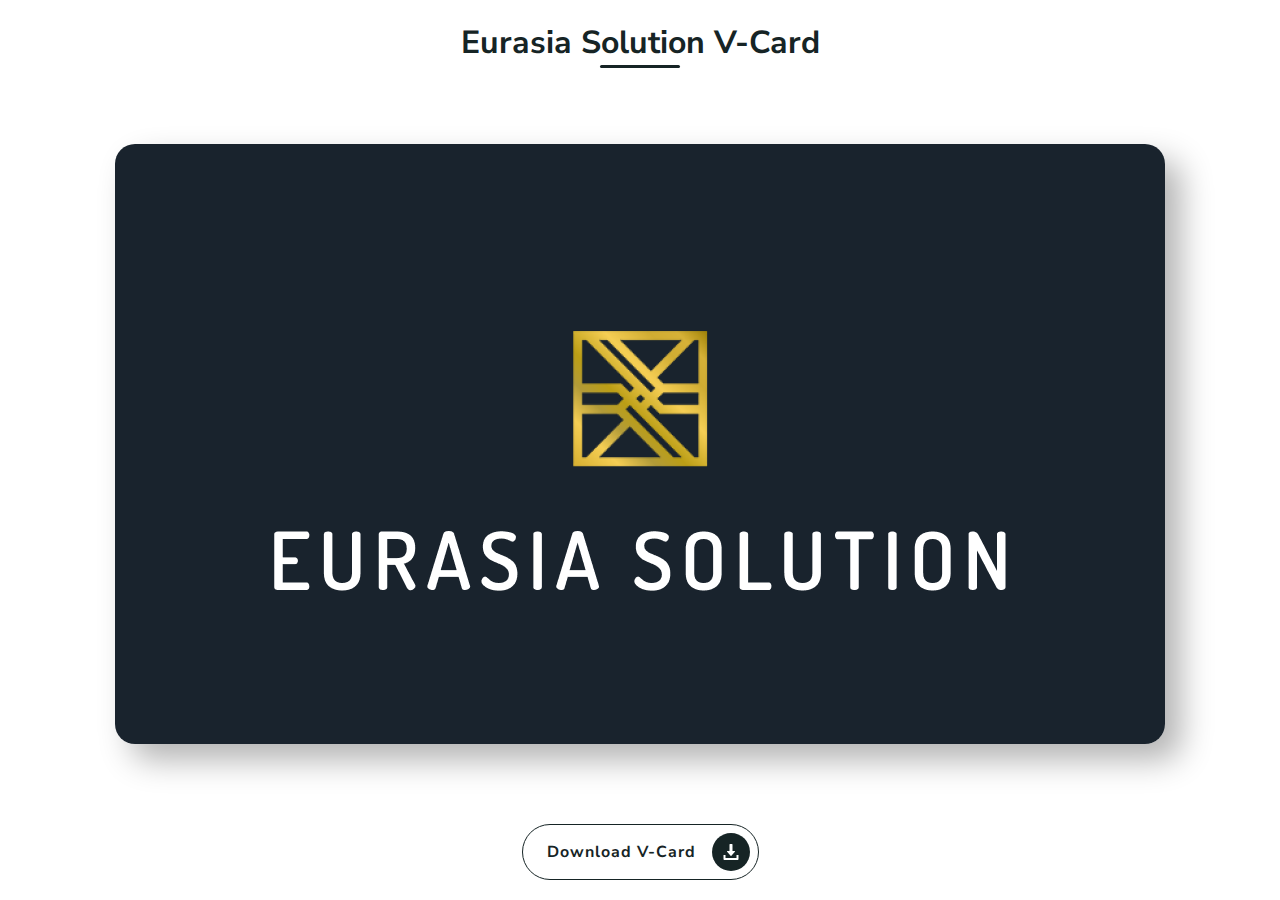
<file: index.html>
<!DOCTYPE html>
<html lang="en">
  <head>
    <meta charset="UTF-8" />
    <meta http-equiv="X-UA-Compatible" content="IE=edge" />
    <meta name="viewport" content="width=device-width, initial-scale=1.0" />
    <link rel="stylesheet" href="./style.css" />
    <title>Eurasia Solution | Vcard</title>
  </head>
  <body>
    <div class="container">
      <h1>Eurasia Solution V-Card</h1>

      <div class="v-card">
        <div class="v-card__side v-card__side--front"></div>
        <div class="v-card__side v-card__side--back"></div>
      </div>

      <div class="btn-box">
        <a
          href="./documents/Eurasia_Solution_v-card-comprimido.pdf"
          download="Eurasia Solution v-card"
          class="btn btn--ghost"
        >
          <span>Download V-Card</span>
          <div class="btn__icon">
            <svg class="download">
              <use xlink:href="./img/sprite.svg#download"></use>
            </svg>
          </div>
        </a>
      </div>
    </div>

    <script src="./script.js"></script>
  </body>
</html>
</file>
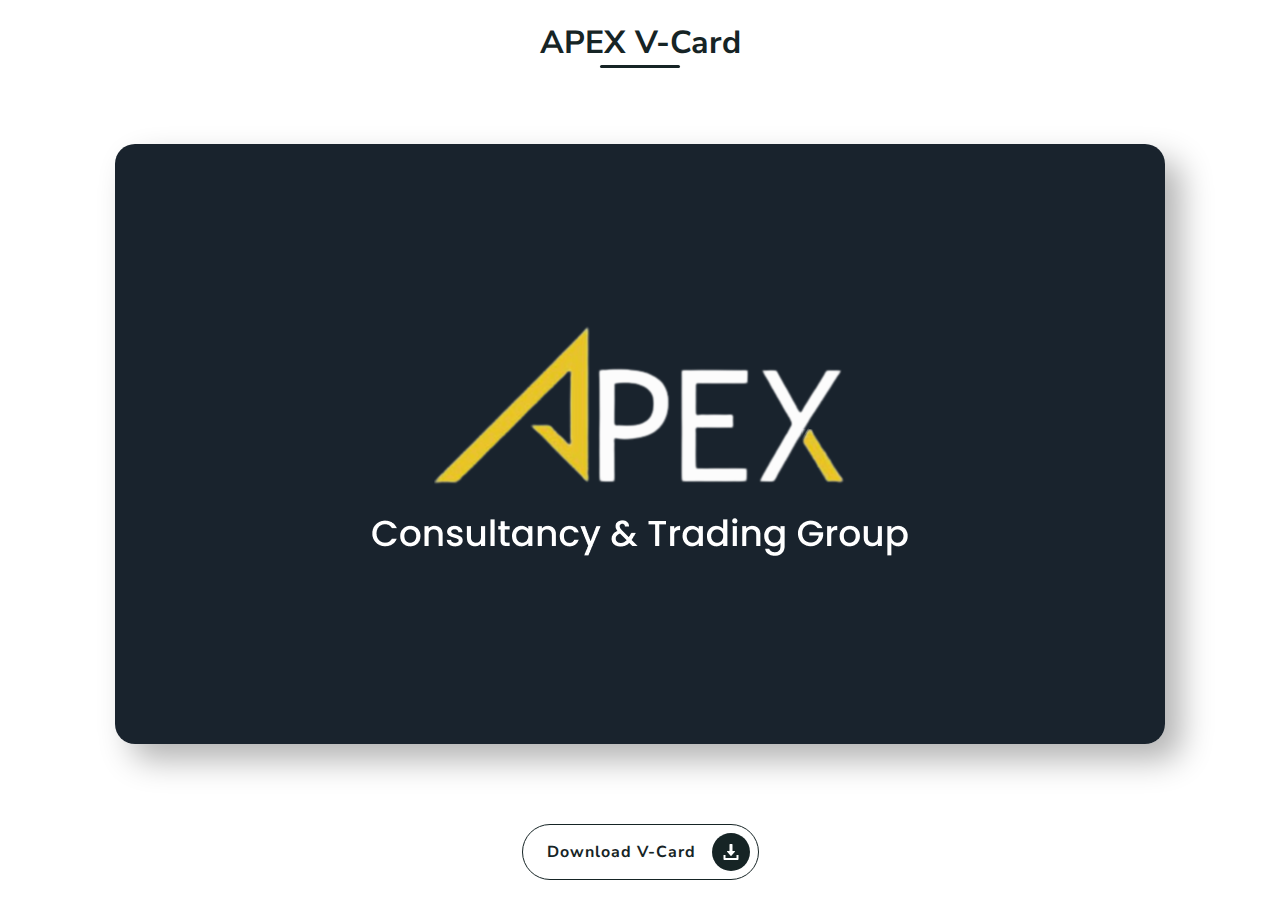
<file: apex-aran.html>
<!DOCTYPE html>
<html lang="en">
  <head>
    <meta charset="UTF-8" />
    <meta http-equiv="X-UA-Compatible" content="IE=edge" />
    <meta name="viewport" content="width=device-width, initial-scale=1.0" />
    <link rel="stylesheet" href="./style.css" />
    <title>APEX | Vcard</title>
  </head>
  <body>
    <div class="container">
      <h1>APEX V-Card</h1>

      <div class="v-card">
        <div class="v-card__side v-card__side--front apex"></div>
        <div class="v-card__side v-card__side--back apex aran"></div>
      </div>

      <div class="btn-box">
        <a
          href="./documents/apex_aran_v-card-comprimido.pdf"
          download="APEX Taymour v-card"
          class="btn btn--ghost"
        >
          <span>Download V-Card</span>
          <div class="btn__icon">
            <svg class="download">
              <use xlink:href="./img/sprite.svg#download"></use>
            </svg>
          </div>
        </a>
      </div>
    </div>

    <script src="./script.js"></script>
  </body>
</html>
</file>
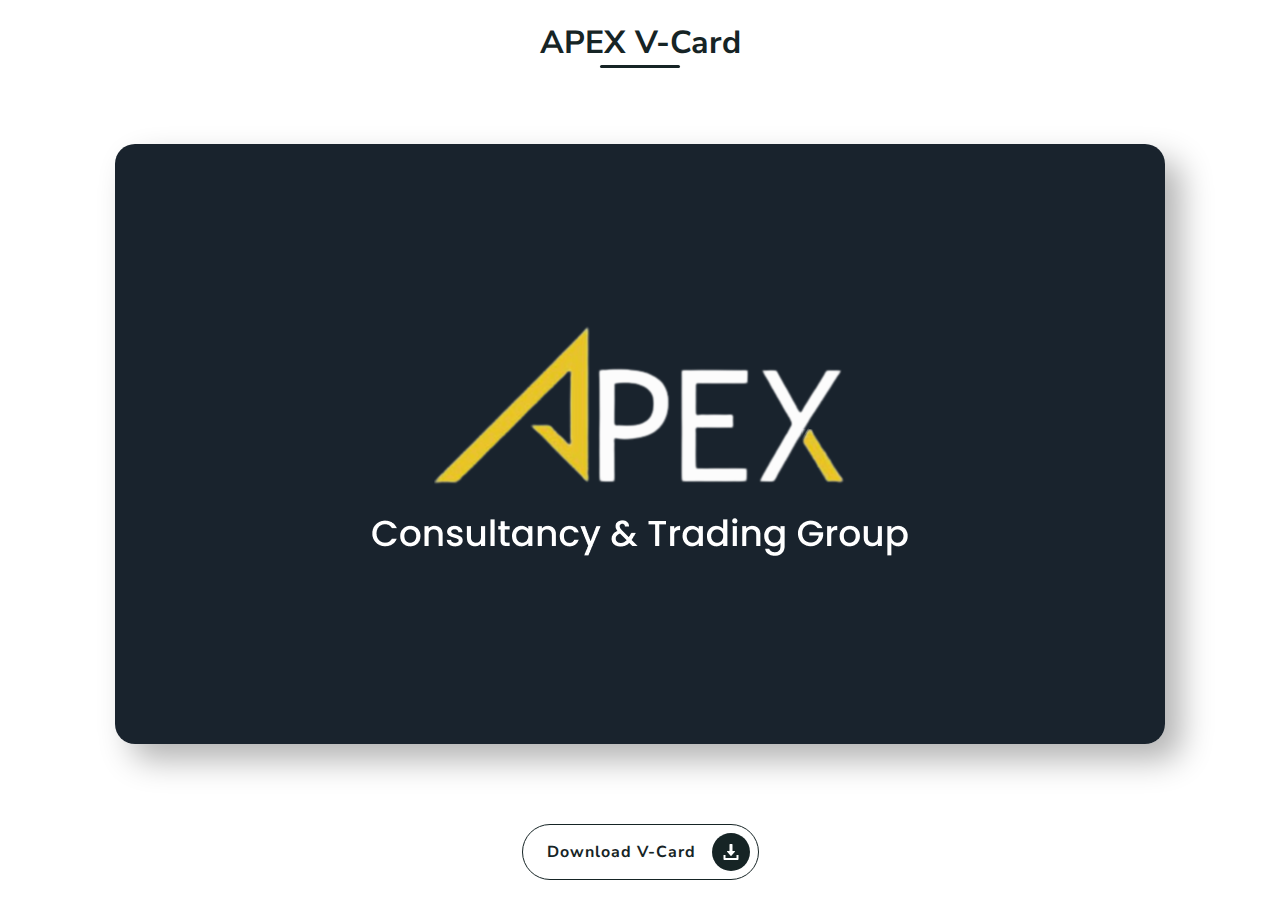
<file: apex-gulcin.html>
<!DOCTYPE html>
<html lang="en">
  <head>
    <meta charset="UTF-8" />
    <meta http-equiv="X-UA-Compatible" content="IE=edge" />
    <meta name="viewport" content="width=device-width, initial-scale=1.0" />
    <link rel="stylesheet" href="./style.css" />
    <title>APEX | Vcard</title>
  </head>
  <body>
    <div class="container">
      <h1>APEX V-Card</h1>

      <div class="v-card">
        <div class="v-card__side v-card__side--front apex"></div>
        <div class="v-card__side v-card__side--back apex gulcin"></div>
      </div>

      <div class="btn-box">
        <a
          href="./documents/apex_gulcin_v-card-comprimido.pdf"
          download="APEX Taymour v-card"
          class="btn btn--ghost"
        >
          <span>Download V-Card</span>
          <div class="btn__icon">
            <svg class="download">
              <use xlink:href="./img/sprite.svg#download"></use>
            </svg>
          </div>
        </a>
      </div>
    </div>

    <script src="./script.js"></script>
  </body>
</html>
</file>
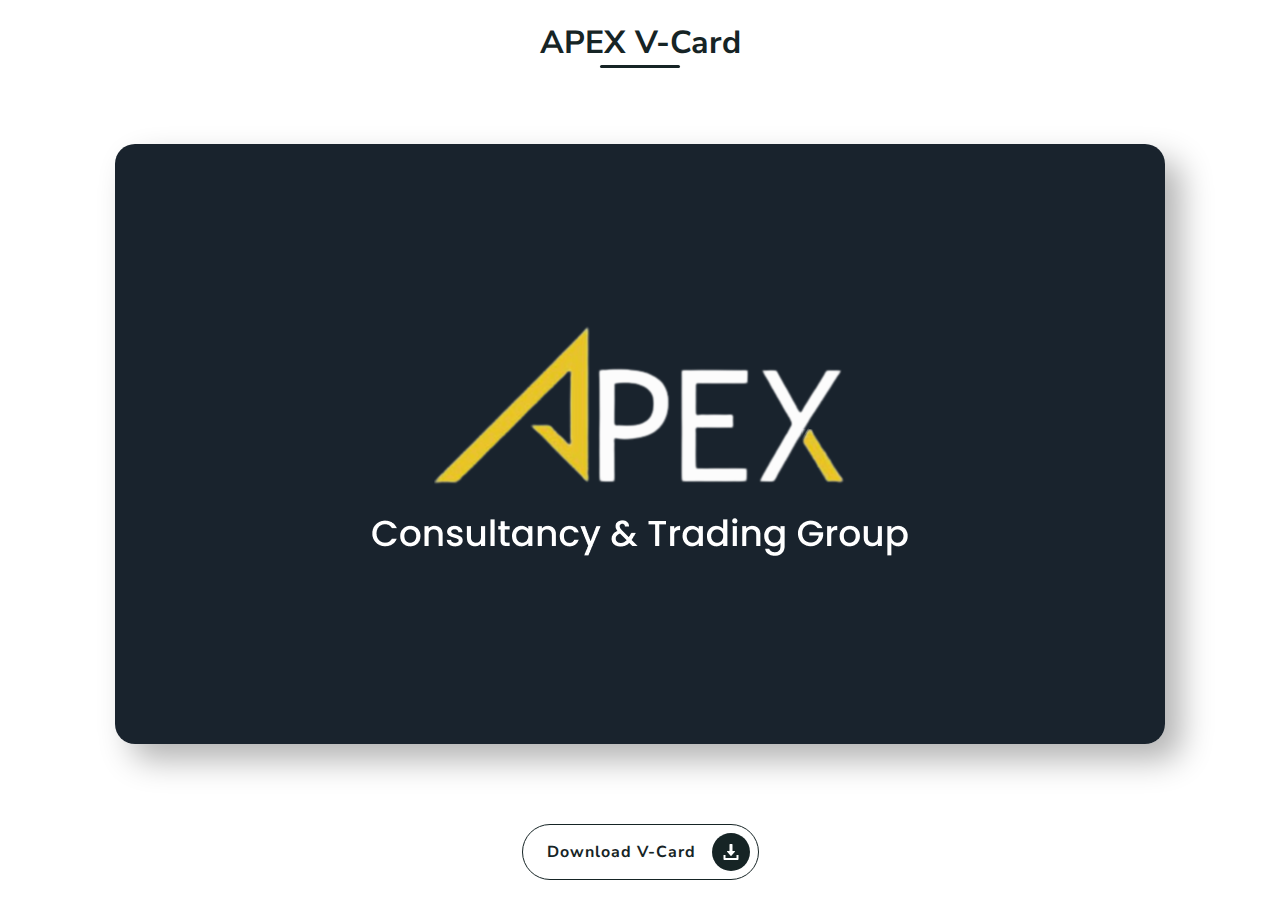
<file: apex.html>
<!DOCTYPE html>
<html lang="en">
  <head>
    <meta charset="UTF-8" />
    <meta http-equiv="X-UA-Compatible" content="IE=edge" />
    <meta name="viewport" content="width=device-width, initial-scale=1.0" />
    <link rel="stylesheet" href="./style.css" />
    <title>APEX | Vcard</title>
  </head>
  <body>
    <div class="container">
      <h1>APEX V-Card</h1>

      <div class="v-card">
        <div class="v-card__side v-card__side--front apex"></div>
        <div class="v-card__side v-card__side--back apex"></div>
      </div>

      <div class="btn-box">
        <a
          href="./documents/apex_taymour_v-card-comprimido.pdf"
          download="APEX Taymour v-card"
          class="btn btn--ghost"
        >
          <span>Download V-Card</span>
          <div class="btn__icon">
            <svg class="download">
              <use xlink:href="./img/sprite.svg#download"></use>
            </svg>
          </div>
        </a>
      </div>
    </div>

    <script src="./script.js"></script>
  </body>
</html>
</file>
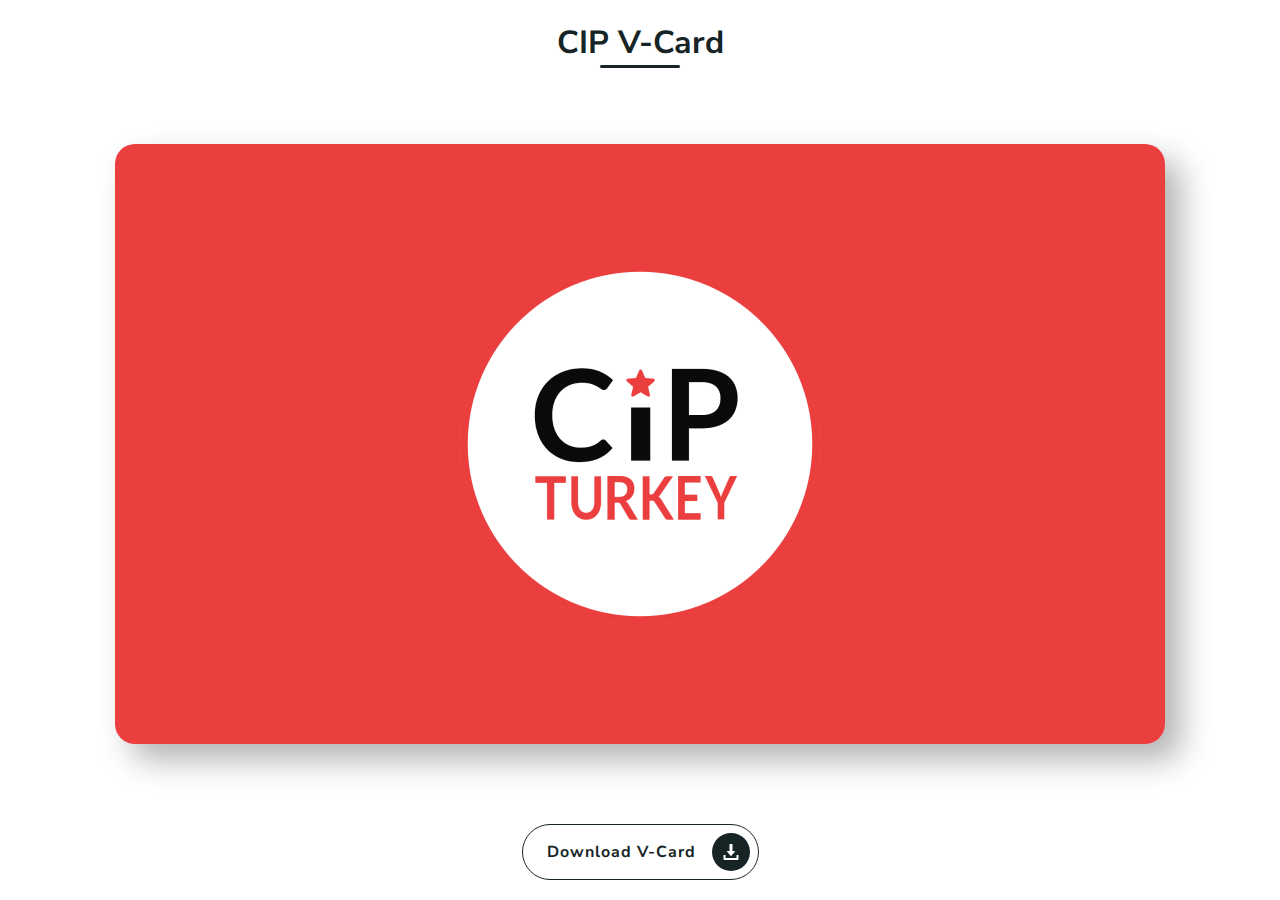
<file: cip-aran.html>
<!DOCTYPE html>
<html lang="en">
  <head>
    <meta charset="UTF-8" />
    <meta http-equiv="X-UA-Compatible" content="IE=edge" />
    <meta name="viewport" content="width=device-width, initial-scale=1.0" />
    <link rel="stylesheet" href="./style.css" />
    <title>CIP | Vcard</title>
  </head>
  <body>
    <div class="container">
      <h1>CIP V-Card</h1>

      <div class="v-card">
        <div class="v-card__side v-card__side--front cip"></div>
        <div class="v-card__side v-card__side--back cip aran"></div>
      </div>

      <div class="btn-box">
        <a
          href="./documents/cip_aran_v-card-comprimido.pdf"
          download="CIP Aran v-card"
          class="btn btn--ghost"
        >
          <span>Download V-Card</span>
          <div class="btn__icon">
            <svg class="download">
              <use xlink:href="./img/sprite.svg#download"></use>
            </svg>
          </div>
        </a>
      </div>
    </div>

    <script src="./script.js"></script>
  </body>
</html>
</file>
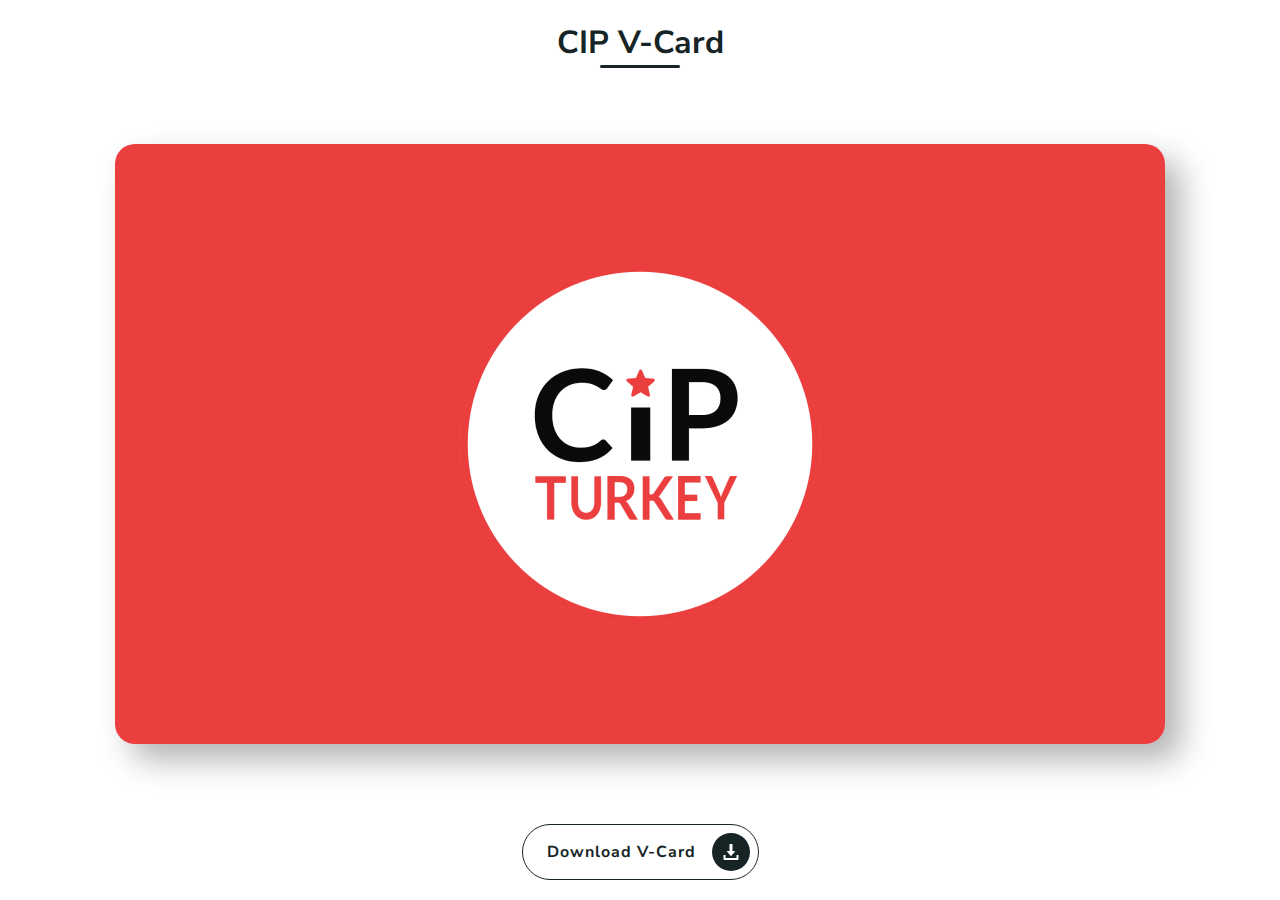
<file: cip-taymour.html>
<!DOCTYPE html>
<html lang="en">
  <head>
    <meta charset="UTF-8" />
    <meta http-equiv="X-UA-Compatible" content="IE=edge" />
    <meta name="viewport" content="width=device-width, initial-scale=1.0" />
    <link rel="stylesheet" href="./style.css" />
    <title>CIP | Vcard</title>
  </head>
  <body>
    <div class="container">
      <h1>CIP V-Card</h1>

      <div class="v-card">
        <div class="v-card__side v-card__side--front cip"></div>
        <div class="v-card__side v-card__side--back cip taymour"></div>
      </div>

      <div class="btn-box">
        <a
          href="./documents/cip_taymour_v-card-comprimido.pdf"
          download="CIP Taymour v-card"
          class="btn btn--ghost"
        >
          <span>Download V-Card</span>
          <div class="btn__icon">
            <svg class="download">
              <use xlink:href="./img/sprite.svg#download"></use>
            </svg>
          </div>
        </a>
      </div>
    </div>

    <script src="./script.js"></script>
  </body>
</html>
</file>
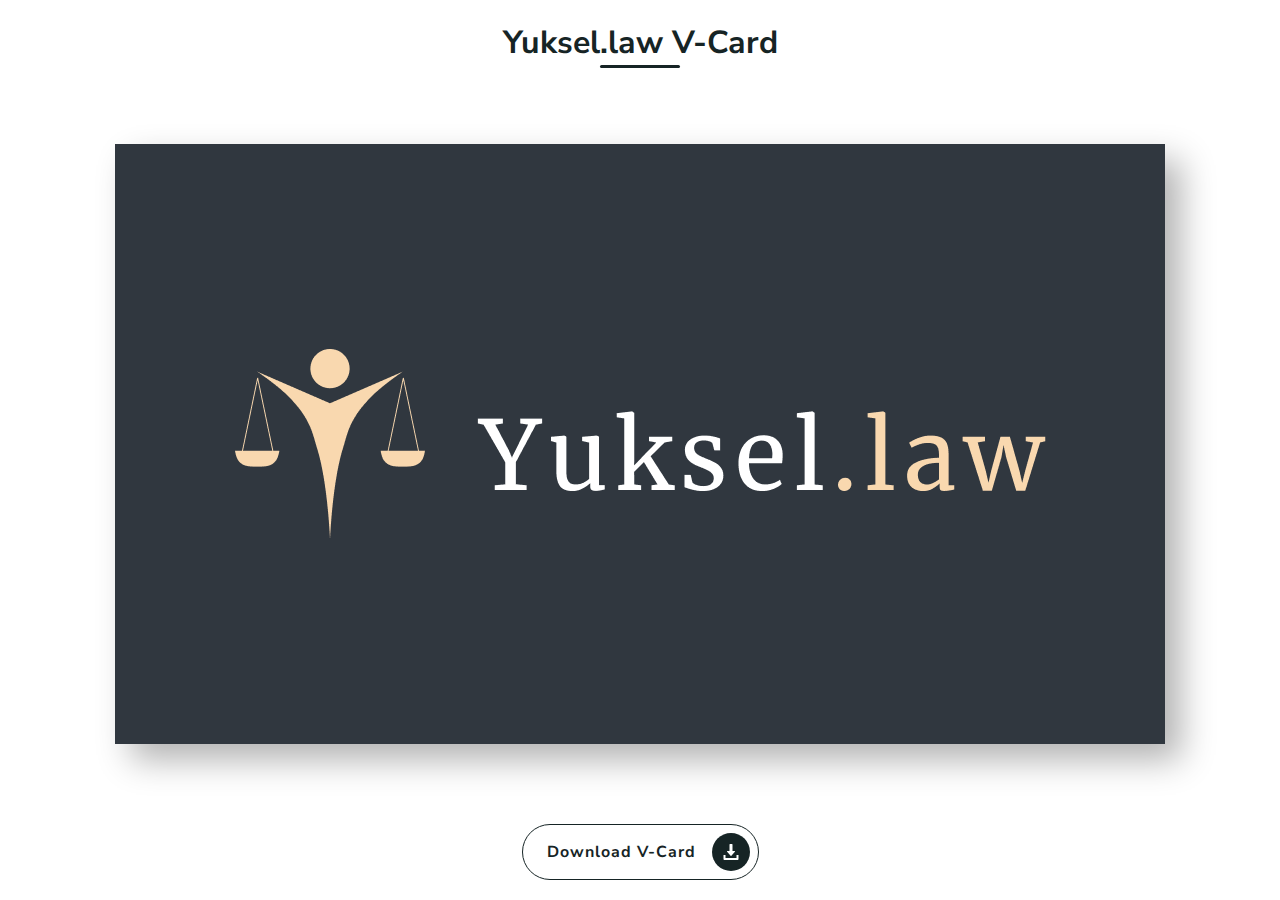
<file: yuksel-deniz.html>
<!DOCTYPE html>
<html lang="en">
  <head>
    <meta charset="UTF-8" />
    <meta http-equiv="X-UA-Compatible" content="IE=edge" />
    <meta name="viewport" content="width=device-width, initial-scale=1.0" />
    <link rel="stylesheet" href="./style.css" />
    <title>Yuksel.law | Vcard</title>
  </head>
  <body>
    <div class="container">
      <h1>Yuksel.law V-Card</h1>

      <div class="v-card">
        <div class="v-card__side v-card__side--front yuksel"></div>
        <div class="v-card__side v-card__side--back yuksel deniz"></div>
      </div>

      <div class="btn-box">
        <a
          href="./documents/yuksel_deniz_v-card-comprimido.pdf"
          download="Yuksel-law Deniz v-card"
          class="btn btn--ghost"
        >
          <span>Download V-Card</span>
          <div class="btn__icon">
            <svg class="download">
              <use xlink:href="./img/sprite.svg#download"></use>
            </svg>
          </div>
        </a>
      </div>
    </div>

    <script src="./script.js"></script>
  </body>
</html>
</file>
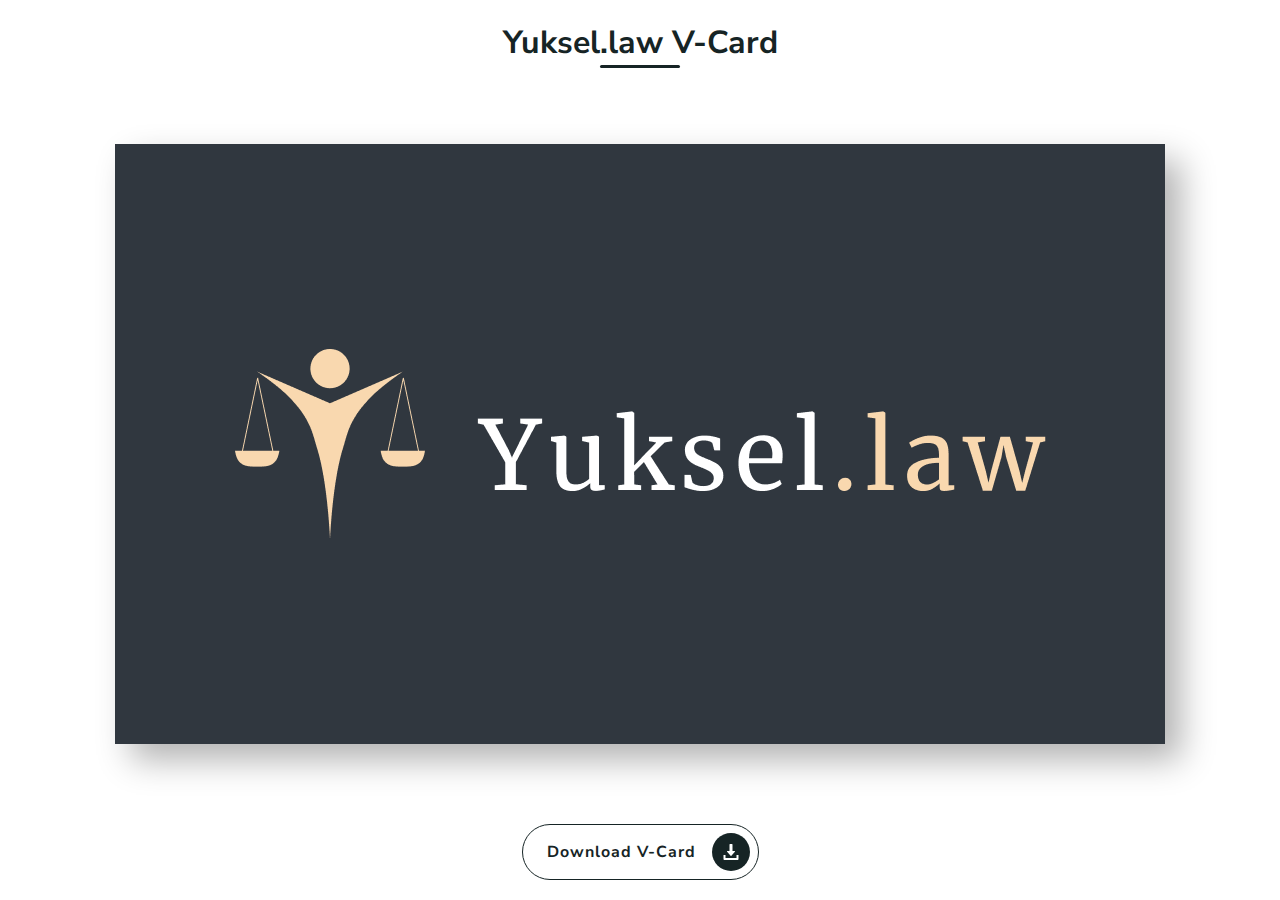
<file: yuksel-leyli.html>
<!DOCTYPE html>
<html lang="en">
  <head>
    <meta charset="UTF-8" />
    <meta http-equiv="X-UA-Compatible" content="IE=edge" />
    <meta name="viewport" content="width=device-width, initial-scale=1.0" />
    <link rel="stylesheet" href="./style.css" />
    <title>Yuksel.law | Vcard</title>
  </head>
  <body>
    <div class="container">
      <h1>Yuksel.law V-Card</h1>

      <div class="v-card">
        <div class="v-card__side v-card__side--front yuksel"></div>
        <div class="v-card__side v-card__side--back yuksel leyli"></div>
      </div>

      <div class="btn-box">
        <a
          href="./documents/yuksel_leyli_v-card-comprimido.pdf"
          download="Yuksel-law Leyli v-card"
          class="btn btn--ghost"
        >
          <span>Download V-Card</span>
          <div class="btn__icon">
            <svg class="download">
              <use xlink:href="./img/sprite.svg#download"></use>
            </svg>
          </div>
        </a>
      </div>
    </div>

    <script src="./script.js"></script>
  </body>
</html>
</file>
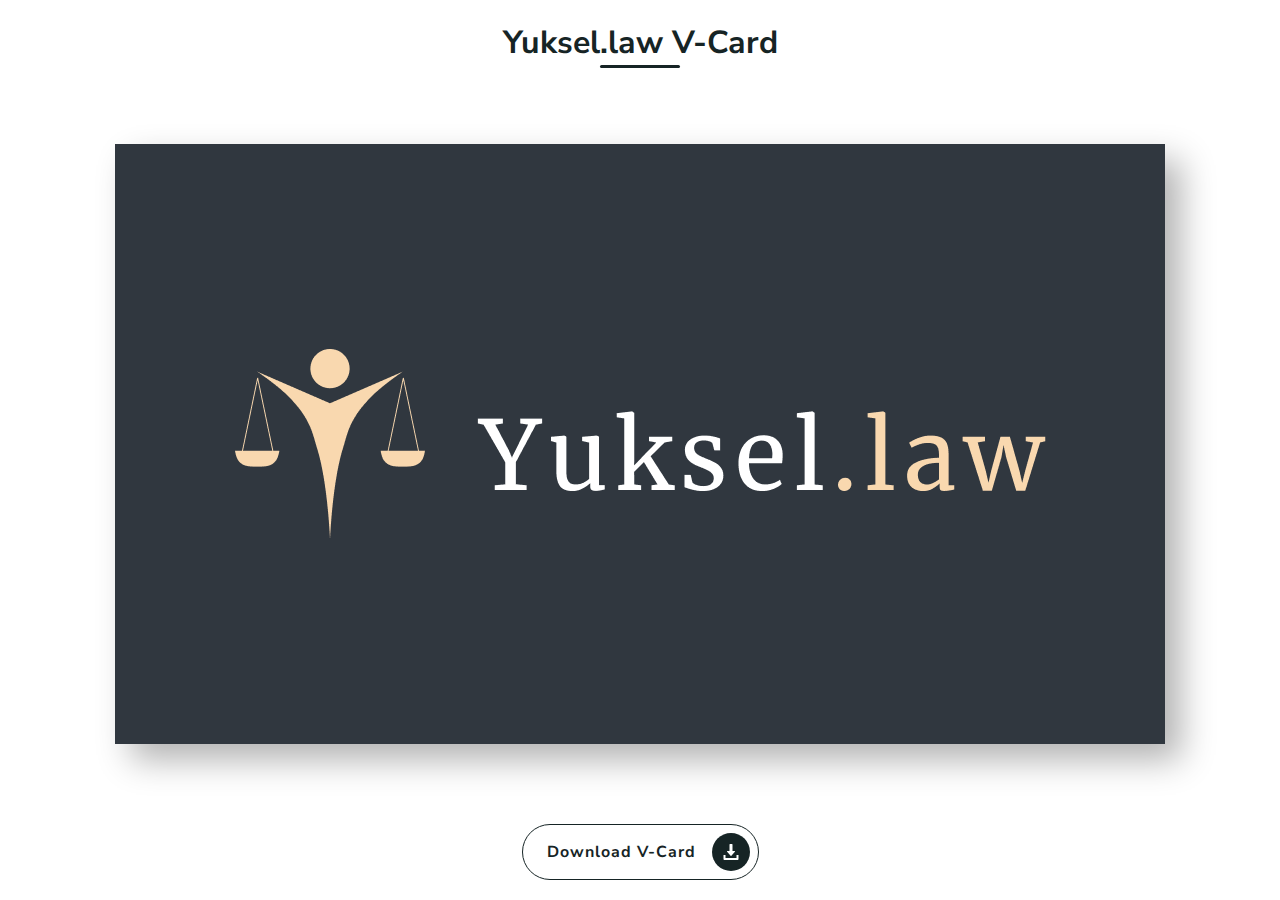
<file: yuksel-murat.html>
<!DOCTYPE html>
<html lang="en">
  <head>
    <meta charset="UTF-8" />
    <meta http-equiv="X-UA-Compatible" content="IE=edge" />
    <meta name="viewport" content="width=device-width, initial-scale=1.0" />
    <link rel="stylesheet" href="./style.css" />
    <title>Yuksel.law | Vcard</title>
  </head>
  <body>
    <div class="container">
      <h1>Yuksel.law V-Card</h1>

      <div class="v-card">
        <div class="v-card__side v-card__side--front yuksel"></div>
        <div class="v-card__side v-card__side--back yuksel murat"></div>
      </div>

      <div class="btn-box">
        <a
          href="./documents/yuksel_murat_v-card-comprimido.pdf"
          download="Yuksel-law Murat v-card"
          class="btn btn--ghost"
        >
          <span>Download V-Card</span>
          <div class="btn__icon">
            <svg class="download">
              <use xlink:href="./img/sprite.svg#download"></use>
            </svg>
          </div>
        </a>
      </div>
    </div>

    <script src="./script.js"></script>
  </body>
</html>
</file>
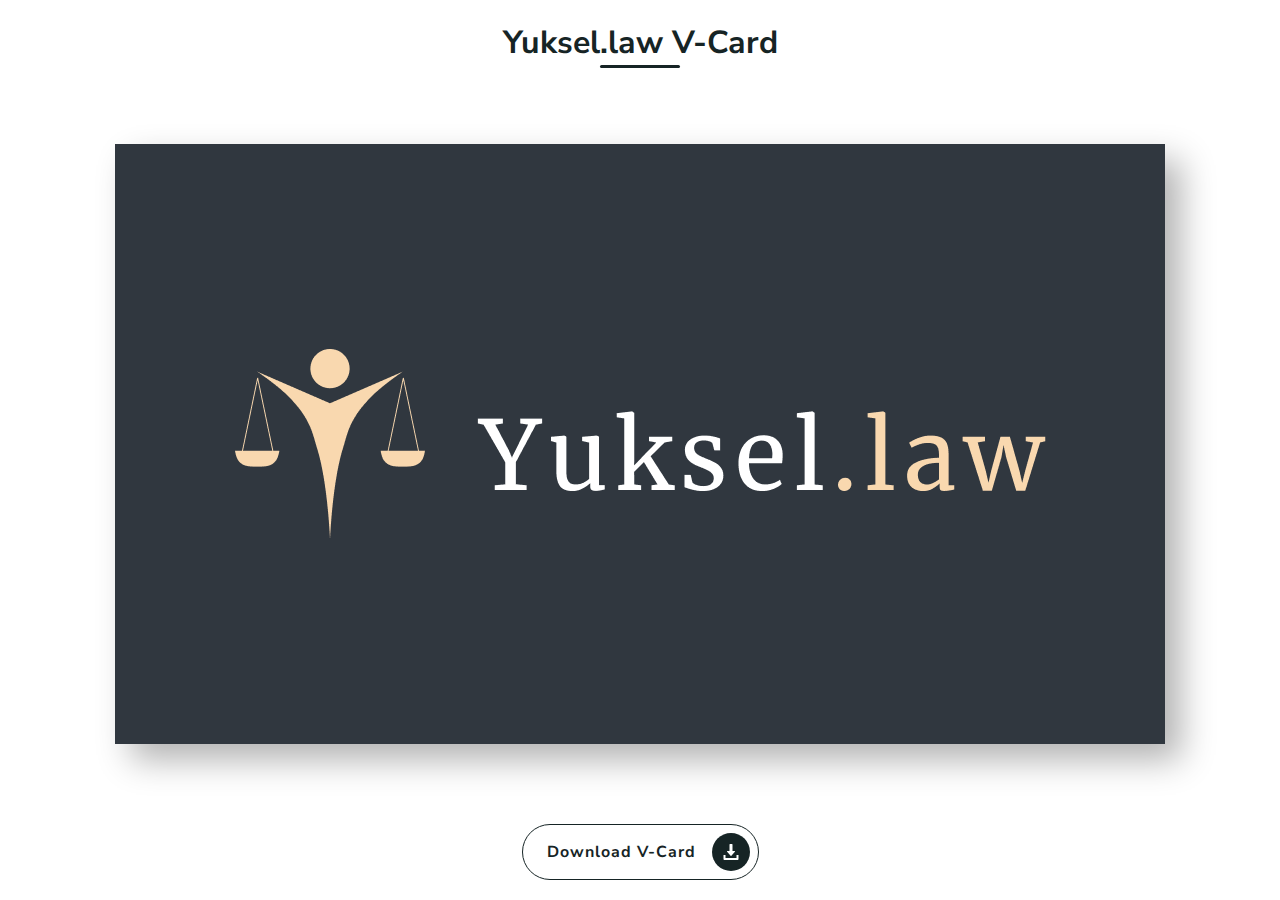
<file: yuksel-tulin.html>
<!DOCTYPE html>
<html lang="en">
  <head>
    <meta charset="UTF-8" />
    <meta http-equiv="X-UA-Compatible" content="IE=edge" />
    <meta name="viewport" content="width=device-width, initial-scale=1.0" />
    <link rel="stylesheet" href="./style.css" />
    <title>Yuksel.law | Vcard</title>
  </head>
  <body>
    <div class="container">
      <h1>Yuksel.law V-Card</h1>

      <div class="v-card">
        <div class="v-card__side v-card__side--front yuksel"></div>
        <div class="v-card__side v-card__side--back yuksel tulin"></div>
      </div>

      <div class="btn-box">
        <a
          href="./documents/yuksel_tulin_v-card-comprimido.pdf"
          download="Yuksel-law Tulin v-card"
          class="btn btn--ghost"
        >
          <span>Download V-Card</span>
          <div class="btn__icon">
            <svg class="download">
              <use xlink:href="./img/sprite.svg#download"></use>
            </svg>
          </div>
        </a>
      </div>
    </div>

    <script src="./script.js"></script>
  </body>
</html>
</file>
<file: style.css>
@import url('https://fonts.googleapis.com/css2?family=Nunito+Sans&display=swap');

*,
*::after,
*::before {
  margin: 0;
  padding: 0;
  box-sizing: inherit;
}

body {
  width: 100vw;
  padding: 1rem;
  min-height: 100vh;
  box-sizing: border-box;
  font-family: 'Nunito Sans', sans-serif;
  display: flex;
  flex-direction: column;
  align-items: center;
  justify-content: center;
  overflow-x: hidden;
}

.container {
  width: 100%;
  max-width: 1050px;
  display: flex;
  flex-direction: column;
  align-items: center;
}

h1 {
  text-align: center;
  color: #162425;
  position: relative;
}

h1::after {
  content: '';
  position: absolute;
  top: 103%;
  left: 50%;
  transform: translateX(-50%);
  width: 5rem;
  height: 3px;
  border-radius: 3px;
  background-color: #162425;
  display: inline-block;
}

.v-card {
  cursor: pointer;
  margin: 5rem 0;
  perspective: 150rem;
  -moz-perspective: 150rem;
  position: relative;
  width: 1050px;
  height: 600px;
}

.v-card__side {
  width: 100%;
  height: 100%;
  border-radius: 1.25rem;
  transition: all 0.8s ease;
  position: absolute;
  top: 0;
  left: 0;
  width: 100%;
  -webkit-backface-visibility: hidden;
  backface-visibility: hidden;
  box-shadow: 16px 16px 32px rgba(0, 0, 0, 0.3);
  overflow: hidden;
}

.v-card__side.yuksel {
  border-radius: 0;
}

.v-card__side--front {
  width: 100%;
  height: 100%;
  background: url(./img/vcard-front.png);
  background-size: cover;
}

.v-card__side--front.apex {
  width: 100%;
  height: 100%;
  background: url(./img/apex/apex-front.png);
  background-size: cover;
}

.v-card__side--front.cip {
  width: 100%;
  height: 100%;
  background: url(./img/cip/cip-front.png);
  background-size: cover;
}

.v-card__side--front.yuksel {
  width: 100%;
  height: 100%;
  background: url(./img/yuksel/yuksel-front.png);
  background-size: cover;
}

.v-card.show-back .v-card__side--front {
  transform: rotateY(-180deg);
}

.v-card.show-back .v-card__side--back {
  transform: rotateY(0deg);
}

.v-card__side--back {
  transform: rotateY(180deg);
  width: 100%;
  min-height: 100%;
  background: url(./img/vcard-back.png);
  background-size: cover;
}

.v-card__side--back.apex {
  width: 100%;
  height: 100%;
  background: url(./img/apex/apex-back.png);
  background-size: cover;
}

.v-card__side--back.apex.aran {
  width: 100%;
  height: 100%;
  background: url(./img/apex/apex-back-aran.png);
  background-size: cover;
}

.v-card__side--back.apex.gulcin {
  width: 100%;
  height: 100%;
  background: url(./img/apex/apex-back-gulcin.png);
  background-size: cover;
}

.v-card__side--back.cip.taymour {
  width: 100%;
  height: 100%;
  background: url(./img/cip/cip-back-taymour.png);
  background-size: cover;
}

.v-card__side--back.cip.aran {
  width: 100%;
  height: 100%;
  background: url(./img/cip/cip-back-aran.png);
  background-size: cover;
}

.v-card__side--back.yuksel.leyli {
  width: 100%;
  height: 100%;
  background: url(./img/yuksel/yuksel-back-leyli.png);
  background-size: cover;
}

.v-card__side--back.yuksel.murat {
  width: 100%;
  height: 100%;
  background: url(./img/yuksel/yuksel-back-murat.png);
  background-size: cover;
}

.v-card__side--back.yuksel.deniz {
  width: 100%;
  height: 100%;
  background: url(./img/yuksel/yuksel-back-deniz.png);
  background-size: cover;
}

.v-card__side--back.yuksel.tulin {
  width: 100%;
  height: 100%;
  background: url(./img/yuksel/yuksel-back-tulin.png);
  background-size: cover;
}

.btn-box {
  margin: 0 auto;
  width: fit-content;
}

a {
  color: #162425;
  display: flex;
  align-items: center;
  justify-content: space-between;
  font-weight: bold;
  letter-spacing: 1px;
  padding: 0.5rem;
  border: 1px solid #162425;
  border-radius: 30px;
  text-decoration: none;
  transition: all 0.4s;
}

a span {
  margin-left: 1rem;
}

a:hover {
  transform: scale(1.05);
  box-shadow: 5px 5px 10px rgba(0, 0, 0, 0.2);
}

a:active {
  transform: scale(1);
  box-shadow: 3px 3px 7px rgba(0, 0, 0, 0.15);
}

.btn__icon {
  border-radius: 50%;
  display: flex;
  align-items: center;
  justify-content: center;
  background-color: #162425;
  position: relative;
  margin-left: 1rem;
  width: 38px;
  height: 38px;
  transition: all 0.4s;
}

.btn__icon svg {
  width: 16px;
  height: 16px;
}

a:hover .btn__icon {
  background-color: #fff;
  transition: all 0.4s;
}

a:hover {
  background-color: #162425;
  color: #fff;
}

.download {
  fill: #fff;
  transition: all 0.4s;
}

a:hover .download {
  fill: #162425;
}

@media screen and (max-width: 1200px) {
  .v-card {
    width: 945px;
    height: 540px;
  }
}

@media screen and (max-width: 1024px) {
  .v-card {
    width: 840px;
    height: 480px;
  }
}

@media screen and (max-width: 900px) {
  .v-card {
    width: 735px;
    height: 420px;
  }
}

@media screen and (max-width: 768px) {
  .v-card {
    width: 525px;
    height: 300px;
  }
}

@media screen and (max-width: 480px) {
  h1 {
    font-size: 1.5rem;
  }

  .v-card {
    width: 420px;
    height: 240px;
  }
}

@media screen and (max-width: 400px) {
  .v-card {
    width: 315px;
    height: 180px;
  }
}
</file>
